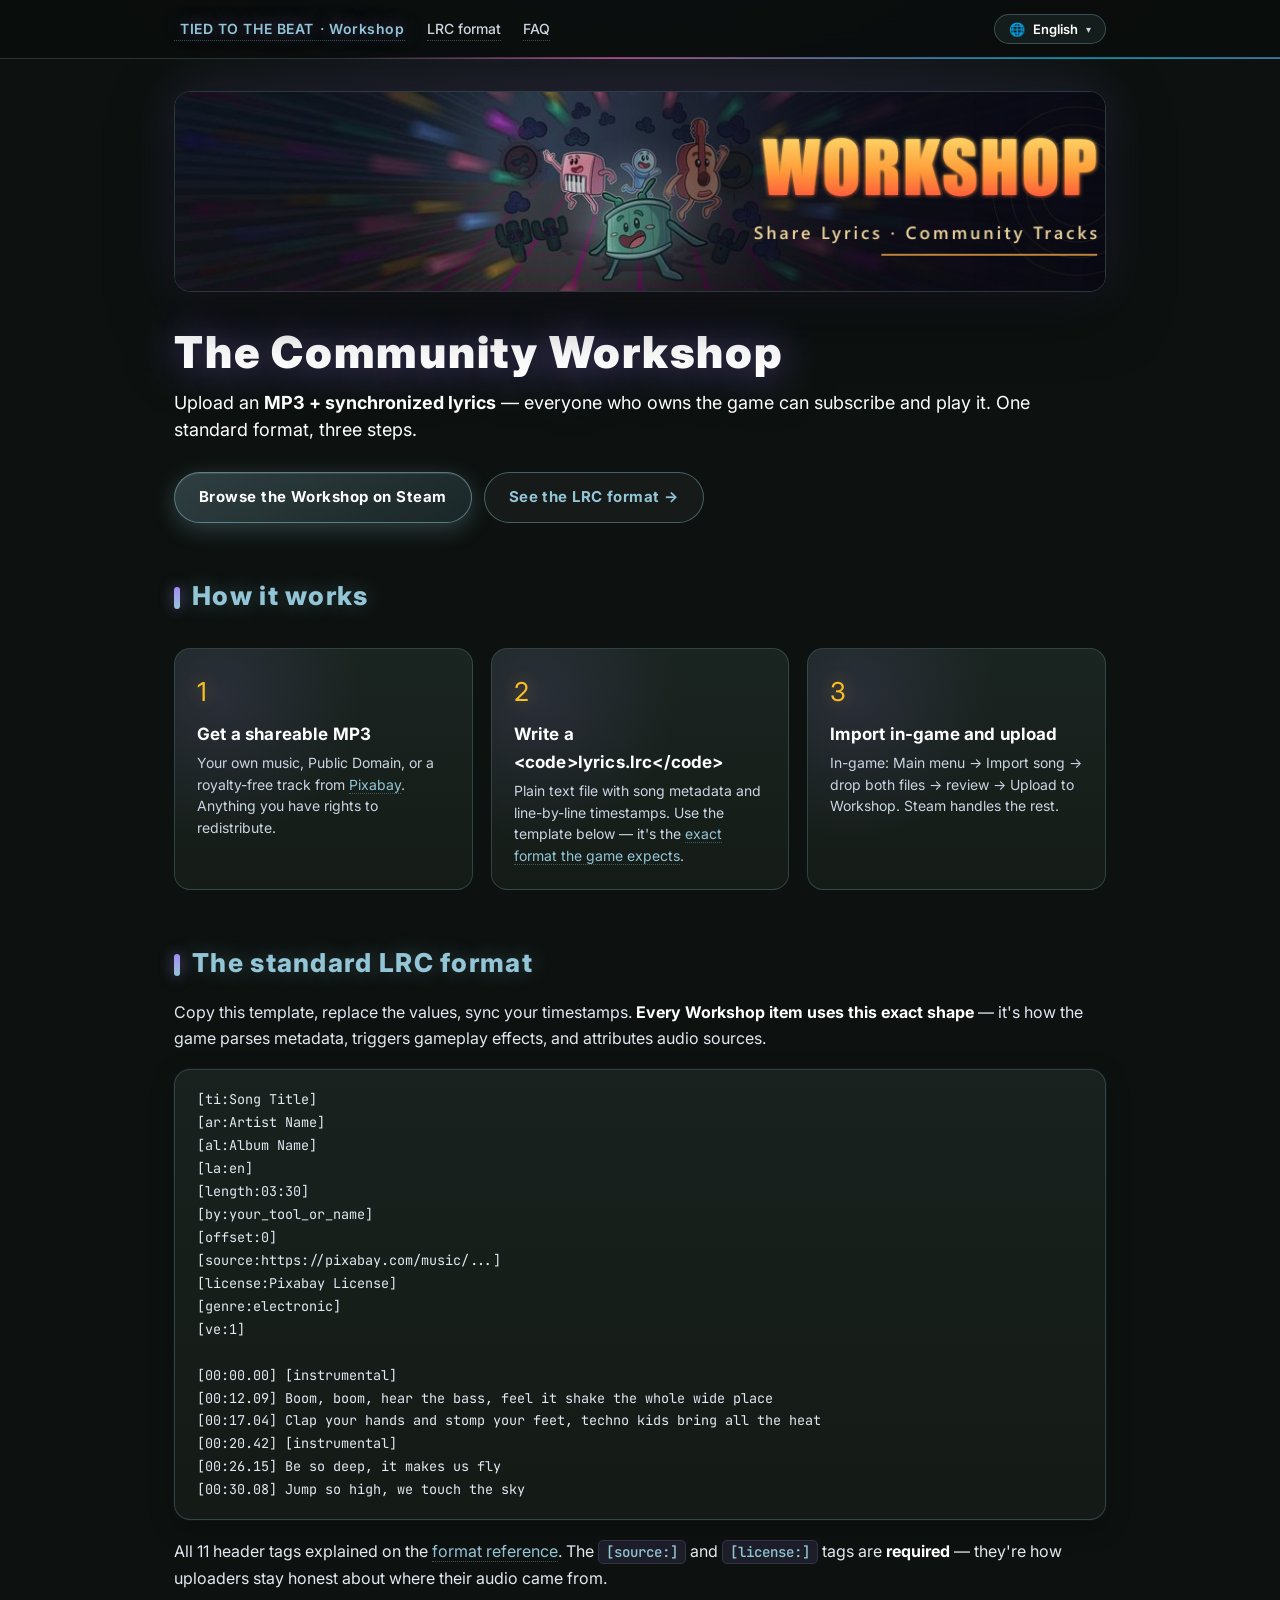
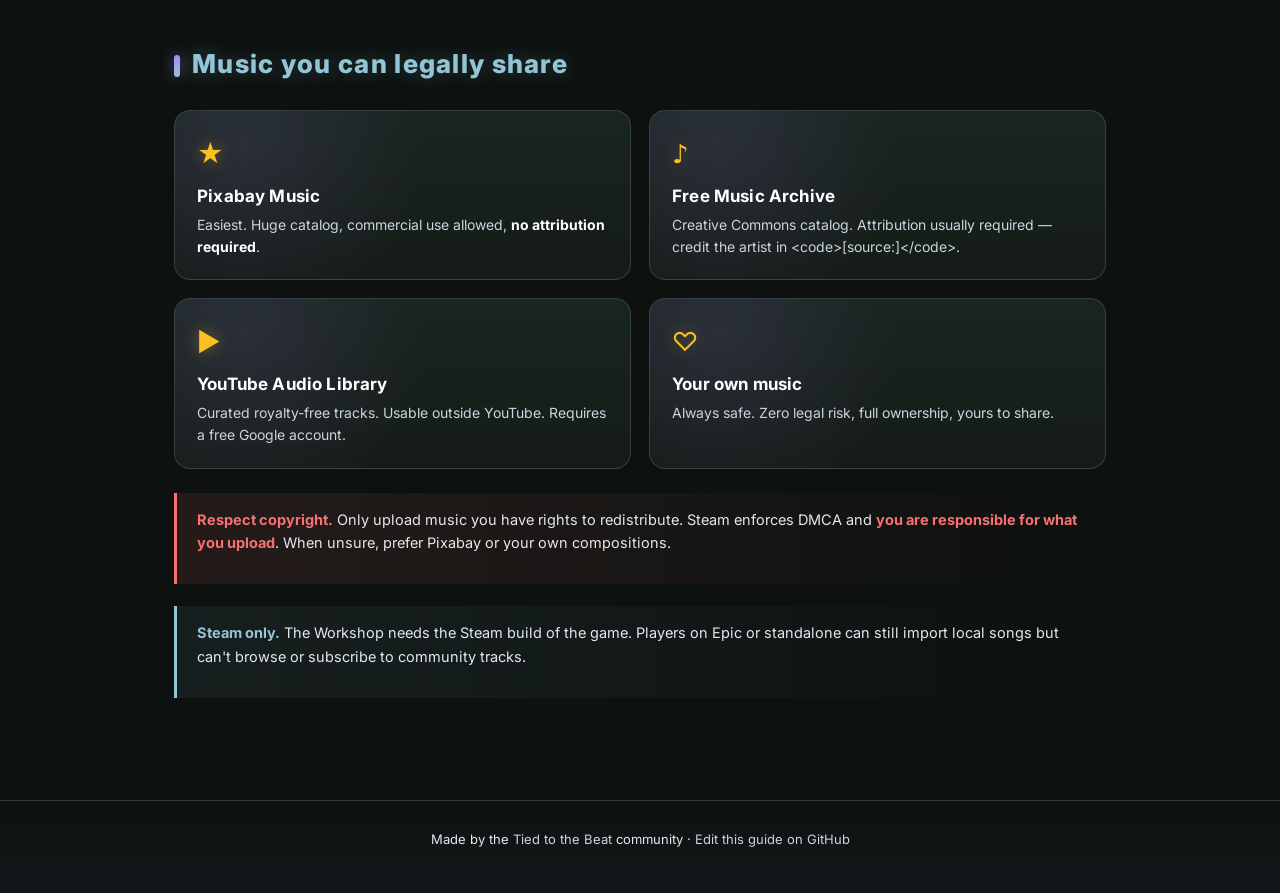
<file: index.html>
<!DOCTYPE html>
<html lang="en" dir="ltr">
<head>
<meta charset="UTF-8">
<meta name="viewport" content="width=device-width, initial-scale=1.0">
<title data-i18n="meta.home.title">Tied to the Beat — Workshop guide</title>
<meta name="description" data-i18n-attr="content:meta.home.description" content="Share and play community lyrics (LRC) and custom tracks for Tied to the Beat via Steam Workshop. One file format, three steps, no setup.">
<meta property="og:title" content="Tied to the Beat — Workshop guide">
<meta property="og:description" content="Share and play community lyrics and custom tracks via Steam Workshop.">
<meta property="og:image" content="assets/img/header.jpg">
<meta property="og:type" content="website">
<link rel="icon" href="assets/img/favicon.png" type="image/png">
<link rel="stylesheet" href="assets/css/main.css">
<link rel="preconnect" href="https://fonts.googleapis.com">
<link rel="preconnect" href="https://fonts.gstatic.com" crossorigin>
<link href="https://fonts.googleapis.com/css2?family=Inter:wght@400;500;600;700;800;900&family=JetBrains+Mono:wght@400;500;600&display=swap" rel="stylesheet">
</head>
<body>
<nav class="top">
  <div class="inner">
    <a href="index.html" class="brand">
      <span data-i18n="nav.brand">TIED TO THE BEAT</span><span data-i18n="nav.brandSub"> · Workshop</span>
    </a>
    <a href="format.html" class="link" data-i18n="nav.format">LRC format</a>
    <a href="faq.html" class="link" data-i18n="nav.faq">FAQ</a>
    <div class="lang-picker"></div>
  </div>
</nav>

<main>
  <div class="hero">
    <img src="assets/img/header.jpg" alt="Tied to the Beat — Workshop" width="948" height="203">
  </div>

  <h1 data-i18n="home.h1">The Community Workshop</h1>
  <p class="lead" data-i18n-html="home.lead.html">
    Upload an <strong>MP3 + synchronized lyrics</strong> — everyone who owns the game can subscribe and play it. One standard format, three steps.
  </p>

  <div class="btn-row">
    <a class="btn" href="https://steamcommunity.com/app/4316340/workshop/" target="_blank" rel="noopener" data-i18n="home.cta.open">Browse the Workshop on Steam</a>
    <a class="btn secondary" href="format.html" data-i18n="home.cta.format">See the LRC format →</a>
  </div>

  <h2 data-i18n="home.h2.how">How it works</h2>
  <div class="grid-3">
    <div class="card">
      <span class="icon" aria-hidden="true">1</span>
      <h3 data-i18n="home.step.1.title">Get a shareable MP3</h3>
      <p data-i18n-html="home.step.1.desc.html">Your own music, Public Domain, or a royalty-free track from <a href="https://pixabay.com/music/" target="_blank" rel="noopener">Pixabay</a>. Anything you have rights to redistribute.</p>
    </div>
    <div class="card">
      <span class="icon" aria-hidden="true">2</span>
      <h3 data-i18n="home.step.2.title">Write a <code>lyrics.lrc</code></h3>
      <p data-i18n-html="home.step.2.desc.html">Plain text file with song metadata and line-by-line timestamps. Use the template below — it's the <a href="format.html">exact format the game expects</a>.</p>
    </div>
    <div class="card">
      <span class="icon" aria-hidden="true">3</span>
      <h3 data-i18n="home.step.3.title">Import in-game and upload</h3>
      <p data-i18n="home.step.3.desc">In-game: Main menu → Import song → drop both files → review → Upload to Workshop. Steam handles the rest.</p>
    </div>
  </div>

  <h2 data-i18n="home.h2.template">The standard LRC format</h2>
  <p data-i18n-html="home.template.intro.html">Copy this template, replace the values, sync your timestamps. <strong>Every Workshop item uses this exact shape</strong> — it's how the game parses metadata, triggers gameplay effects, and attributes audio sources.</p>

<pre><code>[ti:Song Title]
[ar:Artist Name]
[al:Album Name]
[la:en]
[length:03:30]
[by:your_tool_or_name]
[offset:0]
[source:https://pixabay.com/music/...]
[license:Pixabay License]
[genre:electronic]
[ve:1]

[00:00.00] [instrumental]
[00:12.09] Boom, boom, hear the bass, feel it shake the whole wide place
[00:17.04] Clap your hands and stomp your feet, techno kids bring all the heat
[00:20.42] [instrumental]
[00:26.15] Be so deep, it makes us fly
[00:30.08] Jump so high, we touch the sky</code></pre>

  <p data-i18n-html="home.template.outro.html">All 11 header tags explained on the <a href="format.html">format reference</a>. The <code>[source:]</code> and <code>[license:]</code> tags are <strong>required</strong> — they're how uploaders stay honest about where their audio came from.</p>

  <h2 data-i18n="home.h2.music">Music you can legally share</h2>
  <div class="grid-2">
    <a class="card" href="https://pixabay.com/music/" target="_blank" rel="noopener">
      <span class="icon" aria-hidden="true">★</span>
      <h3 data-i18n="home.music.pixabay.title">Pixabay Music</h3>
      <p data-i18n-html="home.music.pixabay.desc.html">Easiest. Huge catalog, commercial use allowed, <strong>no attribution required</strong>.</p>
    </a>
    <a class="card" href="https://freemusicarchive.org/" target="_blank" rel="noopener">
      <span class="icon" aria-hidden="true">♪</span>
      <h3 data-i18n="home.music.fma.title">Free Music Archive</h3>
      <p data-i18n="home.music.fma.desc">Creative Commons catalog. Attribution usually required — credit the artist in <code>[source:]</code>.</p>
    </a>
    <a class="card" href="https://www.youtube.com/audiolibrary" target="_blank" rel="noopener">
      <span class="icon" aria-hidden="true">▶</span>
      <h3 data-i18n="home.music.yt.title">YouTube Audio Library</h3>
      <p data-i18n="home.music.yt.desc">Curated royalty-free tracks. Usable outside YouTube. Requires a free Google account.</p>
    </a>
    <div class="card">
      <span class="icon" aria-hidden="true">♡</span>
      <h3 data-i18n="home.music.own.title">Your own music</h3>
      <p data-i18n="home.music.own.desc">Always safe. Zero legal risk, full ownership, yours to share.</p>
    </div>
  </div>

  <div class="callout warn">
    <p data-i18n-html="home.callout.copyright.html"><strong>Respect copyright.</strong> Only upload music you have rights to redistribute. Steam enforces DMCA and <strong>you are responsible for what you upload</strong>. When unsure, prefer Pixabay or your own compositions.</p>
  </div>

  <div class="callout">
    <p data-i18n-html="home.callout.steam.html"><strong>Steam only.</strong> The Workshop needs the Steam build of the game. Players on Epic or standalone can still import local songs but can't browse or subscribe to community tracks.</p>
  </div>

</main>

<footer>
  <p data-i18n-html="footer.html">Made by the <a href="https://steamcommunity.com/app/4316340" target="_blank" rel="noopener">Tied to the Beat</a> community · <a href="https://github.com/JaviLianes8/tied-to-the-beat-workshop" target="_blank" rel="noopener">Edit this guide on GitHub</a></p>
</footer>

<script type="module" src="assets/js/main.js" defer></script>
</body>
</html>
</file>
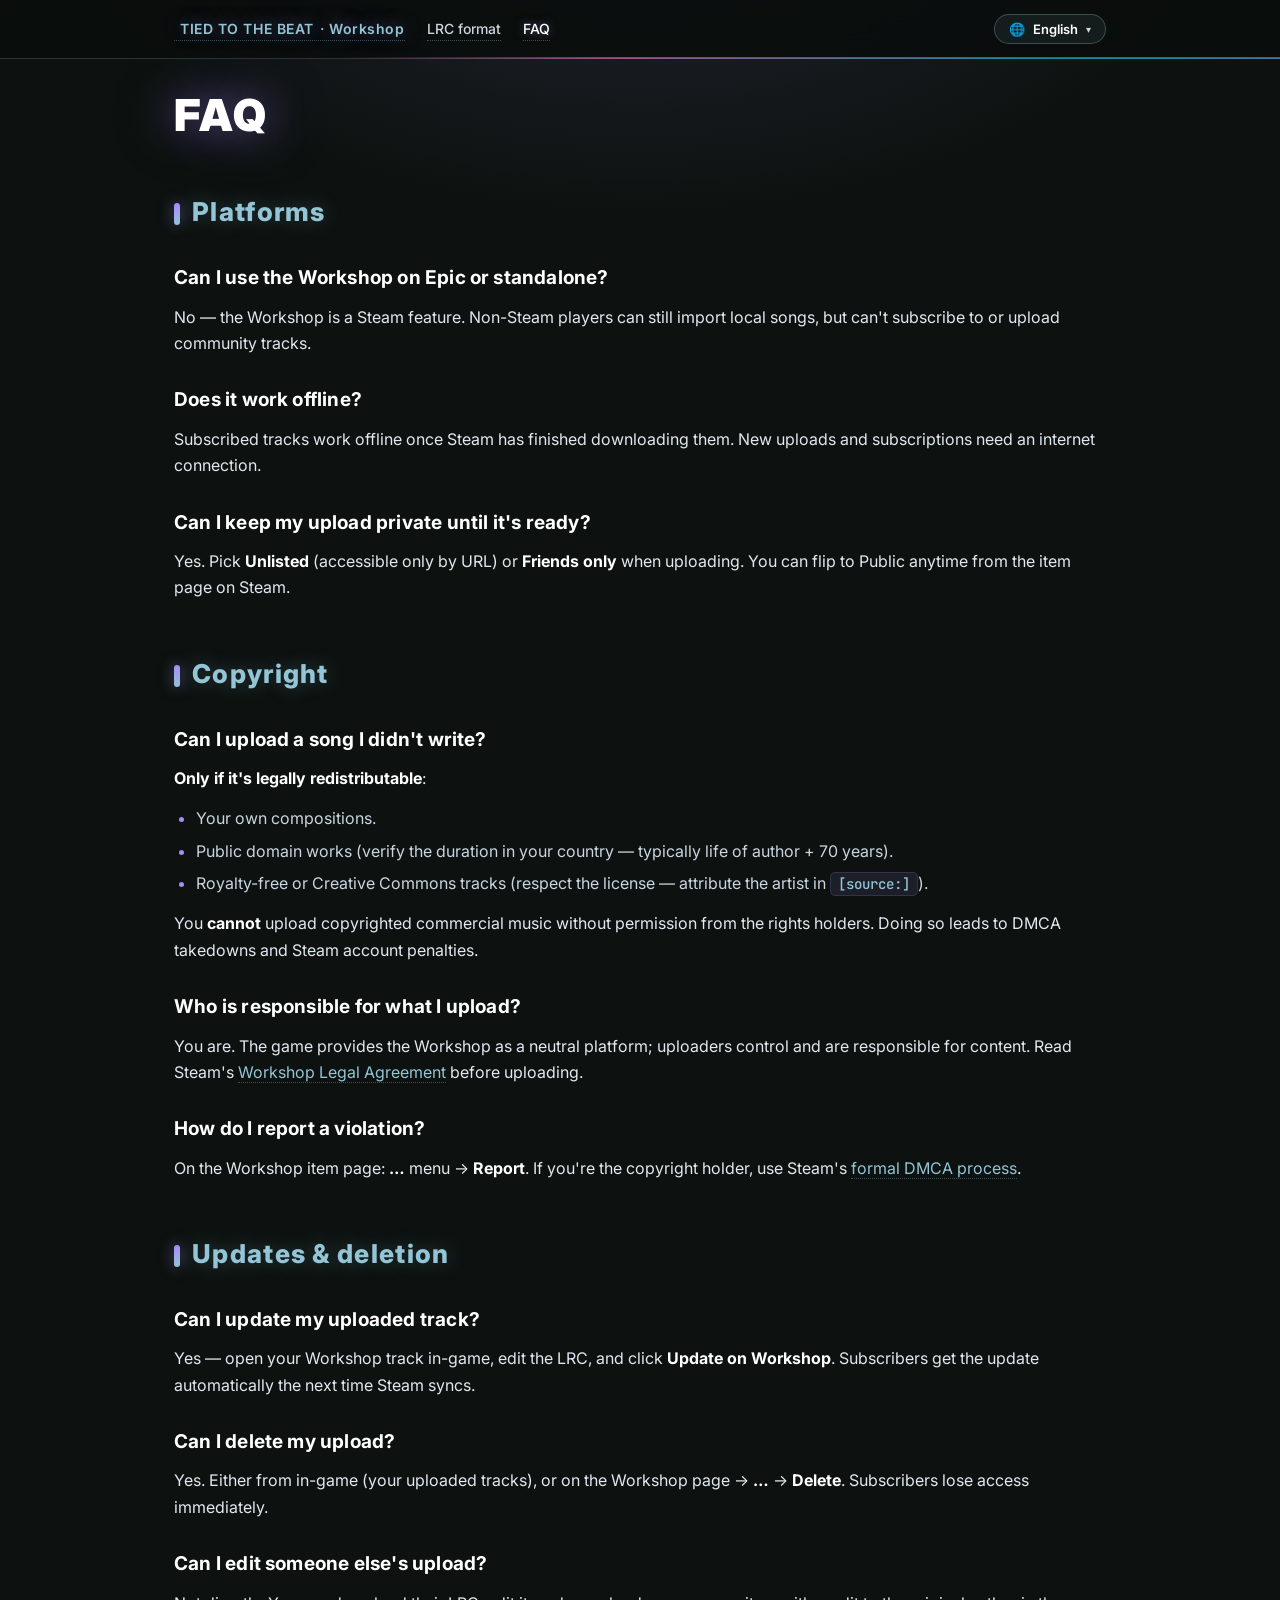
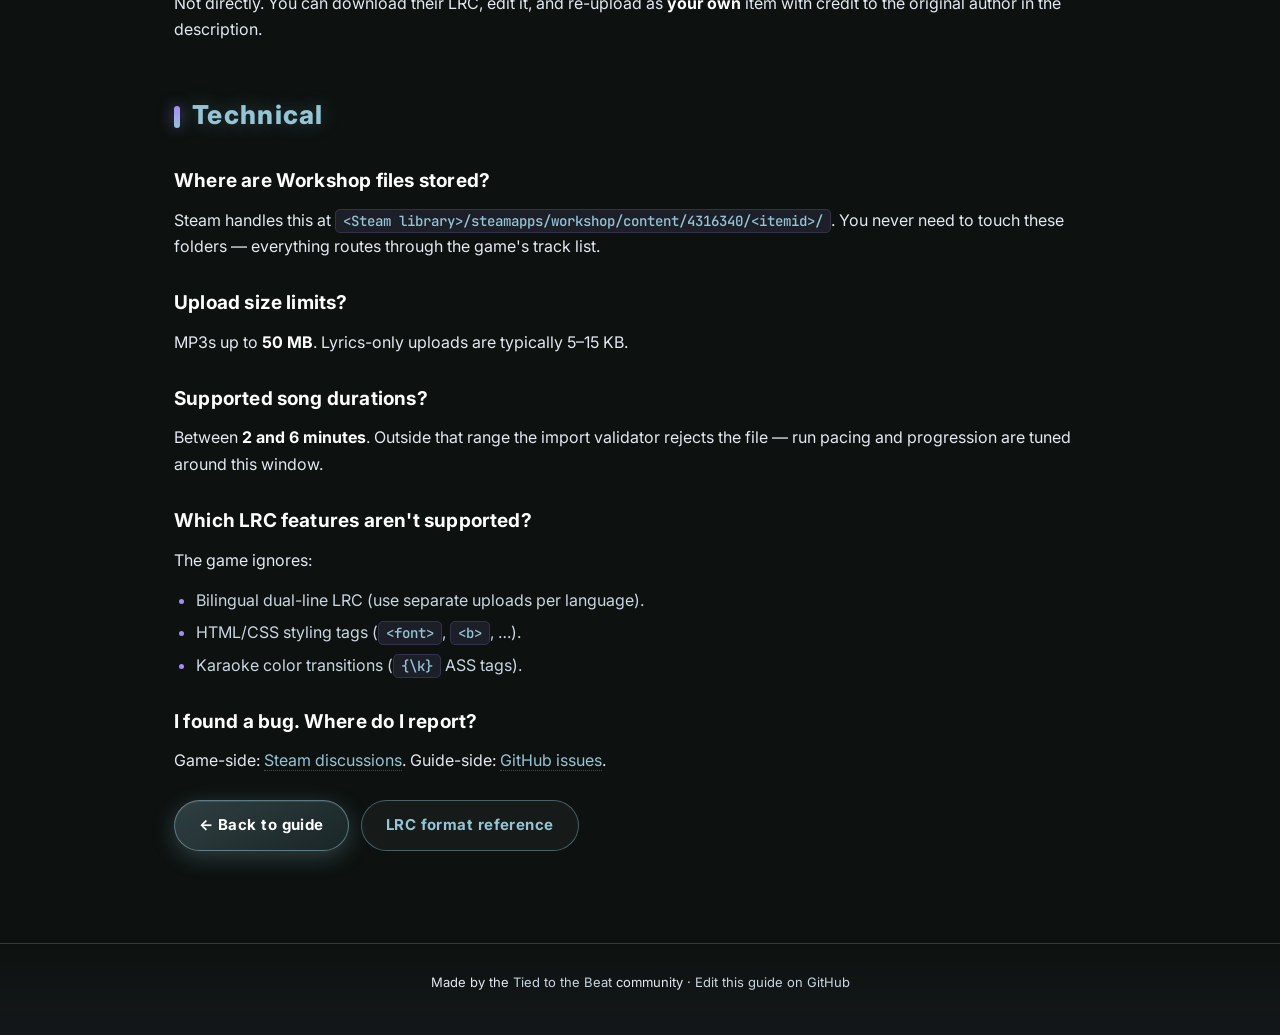
<file: faq.html>
<!DOCTYPE html>
<html lang="en" dir="ltr">
<head>
<meta charset="UTF-8">
<meta name="viewport" content="width=device-width, initial-scale=1.0">
<title data-i18n="meta.faq.title">FAQ — Tied to the Beat Workshop</title>
<meta name="description" data-i18n-attr="content:meta.faq.description" content="Answers to common questions about the Tied to the Beat community Workshop — copyright, platforms, updates, moderation.">
<link rel="icon" href="assets/img/favicon.png" type="image/png">
<link rel="stylesheet" href="assets/css/main.css">
<link rel="preconnect" href="https://fonts.googleapis.com">
<link rel="preconnect" href="https://fonts.gstatic.com" crossorigin>
<link href="https://fonts.googleapis.com/css2?family=Inter:wght@400;500;600;700;800;900&family=JetBrains+Mono:wght@400;500;600&display=swap" rel="stylesheet">
</head>
<body>
<nav class="top">
  <div class="inner">
    <a href="index.html" class="brand">
      <span data-i18n="nav.brand">TIED TO THE BEAT</span><span data-i18n="nav.brandSub"> · Workshop</span>
    </a>
    <a href="format.html" class="link" data-i18n="nav.format">LRC format</a>
    <a href="faq.html" class="link active" data-i18n="nav.faq">FAQ</a>
    <div class="lang-picker"></div>
  </div>
</nav>

<main>
  <h1 data-i18n="faq.h1">FAQ</h1>

  <h2 data-i18n="faq.h2.platforms">Platforms</h2>

  <h3 data-i18n="faq.plat.epic.q">Can I use the Workshop on Epic or standalone?</h3>
  <p data-i18n="faq.plat.epic.a">No — the Workshop is a Steam feature. Non-Steam players can still import local songs, but can't subscribe to or upload community tracks.</p>

  <h3 data-i18n="faq.plat.offline.q">Does it work offline?</h3>
  <p data-i18n="faq.plat.offline.a">Subscribed tracks work offline once Steam has finished downloading them. New uploads and subscriptions need an internet connection.</p>

  <h3 data-i18n="faq.plat.private.q">Can I keep my upload private until it's ready?</h3>
  <p data-i18n-html="faq.plat.private.a.html">Yes. Pick <strong>Unlisted</strong> (accessible only by URL) or <strong>Friends only</strong> when uploading. You can flip to Public anytime from the item page on Steam.</p>

  <h2 data-i18n="faq.h2.copyright">Copyright</h2>

  <h3 data-i18n="faq.cr.songs.q">Can I upload a song I didn't write?</h3>
  <p data-i18n-html="faq.cr.songs.a.html"><strong>Only if it's legally redistributable</strong>:</p>
  <ul>
    <li data-i18n="faq.cr.songs.li1">Your own compositions.</li>
    <li data-i18n="faq.cr.songs.li2">Public domain works (verify the duration in your country — typically life of author + 70 years).</li>
    <li data-i18n-html="faq.cr.songs.li3">Royalty-free or Creative Commons tracks (respect the license — attribute the artist in <code>[source:]</code>).</li>
  </ul>
  <p data-i18n-html="faq.cr.songs.a2.html">You <strong>cannot</strong> upload copyrighted commercial music without permission from the rights holders. Doing so leads to DMCA takedowns and Steam account penalties.</p>

  <h3 data-i18n="faq.cr.responsibility.q">Who is responsible for what I upload?</h3>
  <p data-i18n-html="faq.cr.responsibility.a.html">You are. The game provides the Workshop as a neutral platform; uploaders control and are responsible for content. Read Steam's <a href="https://store.steampowered.com/workshoplegalagreement/" target="_blank" rel="noopener">Workshop Legal Agreement</a> before uploading.</p>

  <h3 data-i18n="faq.cr.report.q">How do I report a violation?</h3>
  <p data-i18n-html="faq.cr.report.a.html">On the Workshop item page: <strong>…</strong> menu → <strong>Report</strong>. If you're the copyright holder, use Steam's <a href="https://help.steampowered.com/en/faqs/view/5A1D-18EA-7A1C-78C2" target="_blank" rel="noopener">formal DMCA process</a>.</p>

  <h2 data-i18n="faq.h2.editing">Updates &amp; deletion</h2>

  <h3 data-i18n="faq.ed.update.q">Can I update my uploaded track?</h3>
  <p data-i18n-html="faq.ed.update.a.html">Yes — open your Workshop track in-game, edit the LRC, and click <strong>Update on Workshop</strong>. Subscribers get the update automatically the next time Steam syncs.</p>

  <h3 data-i18n="faq.ed.delete.q">Can I delete my upload?</h3>
  <p data-i18n-html="faq.ed.delete.a.html">Yes. Either from in-game (your uploaded tracks), or on the Workshop page → <strong>…</strong> → <strong>Delete</strong>. Subscribers lose access immediately.</p>

  <h3 data-i18n="faq.ed.edit.q">Can I edit someone else's upload?</h3>
  <p data-i18n-html="faq.ed.edit.a.html">Not directly. You can download their LRC, edit it, and re-upload as <strong>your own</strong> item with credit to the original author in the description.</p>

  <h2 data-i18n="faq.h2.tech">Technical</h2>

  <h3 data-i18n="faq.t.files.q">Where are Workshop files stored?</h3>
  <p data-i18n-html="faq.t.files.a.html">Steam handles this at <code>&lt;Steam library&gt;/steamapps/workshop/content/4316340/&lt;itemid&gt;/</code>. You never need to touch these folders — everything routes through the game's track list.</p>

  <h3 data-i18n="faq.t.size.q">Upload size limits?</h3>
  <p data-i18n-html="faq.t.size.a.html">MP3s up to <strong>50 MB</strong>. Lyrics-only uploads are typically 5–15 KB.</p>

  <h3 data-i18n="faq.t.duration.q">Supported song durations?</h3>
  <p data-i18n-html="faq.t.duration.a.html">Between <strong>2 and 6 minutes</strong>. Outside that range the import validator rejects the file — run pacing and progression are tuned around this window.</p>

  <h3 data-i18n="faq.t.unsupported.q">Which LRC features aren't supported?</h3>
  <p data-i18n="faq.t.unsupported.a">The game ignores:</p>
  <ul>
    <li data-i18n="faq.t.unsupported.li1">Bilingual dual-line LRC (use separate uploads per language).</li>
    <li data-i18n-html="faq.t.unsupported.li2">HTML/CSS styling tags (<code>&lt;font&gt;</code>, <code>&lt;b&gt;</code>, …).</li>
    <li data-i18n-html="faq.t.unsupported.li3">Karaoke color transitions (<code>{\k}</code> ASS tags).</li>
  </ul>

  <h3 data-i18n="faq.t.bug.q">I found a bug. Where do I report?</h3>
  <p data-i18n-html="faq.t.bug.a.html">Game-side: <a href="https://steamcommunity.com/app/4316340/discussions/" target="_blank" rel="noopener">Steam discussions</a>. Guide-side: <a href="https://github.com/JaviLianes8/tied-to-the-beat-workshop/issues" target="_blank" rel="noopener">GitHub issues</a>.</p>

  <div class="btn-row">
    <a class="btn" href="index.html" data-i18n="faq.btn.back">← Back to guide</a>
    <a class="btn secondary" href="format.html" data-i18n="faq.btn.format">LRC format reference</a>
  </div>
</main>

<footer>
  <p data-i18n-html="footer.html">Made by the <a href="https://steamcommunity.com/app/4316340" target="_blank" rel="noopener">Tied to the Beat</a> community · <a href="https://github.com/JaviLianes8/tied-to-the-beat-workshop" target="_blank" rel="noopener">Edit this guide on GitHub</a></p>
</footer>

<script type="module" src="assets/js/main.js" defer></script>
</body>
</html>
</file>
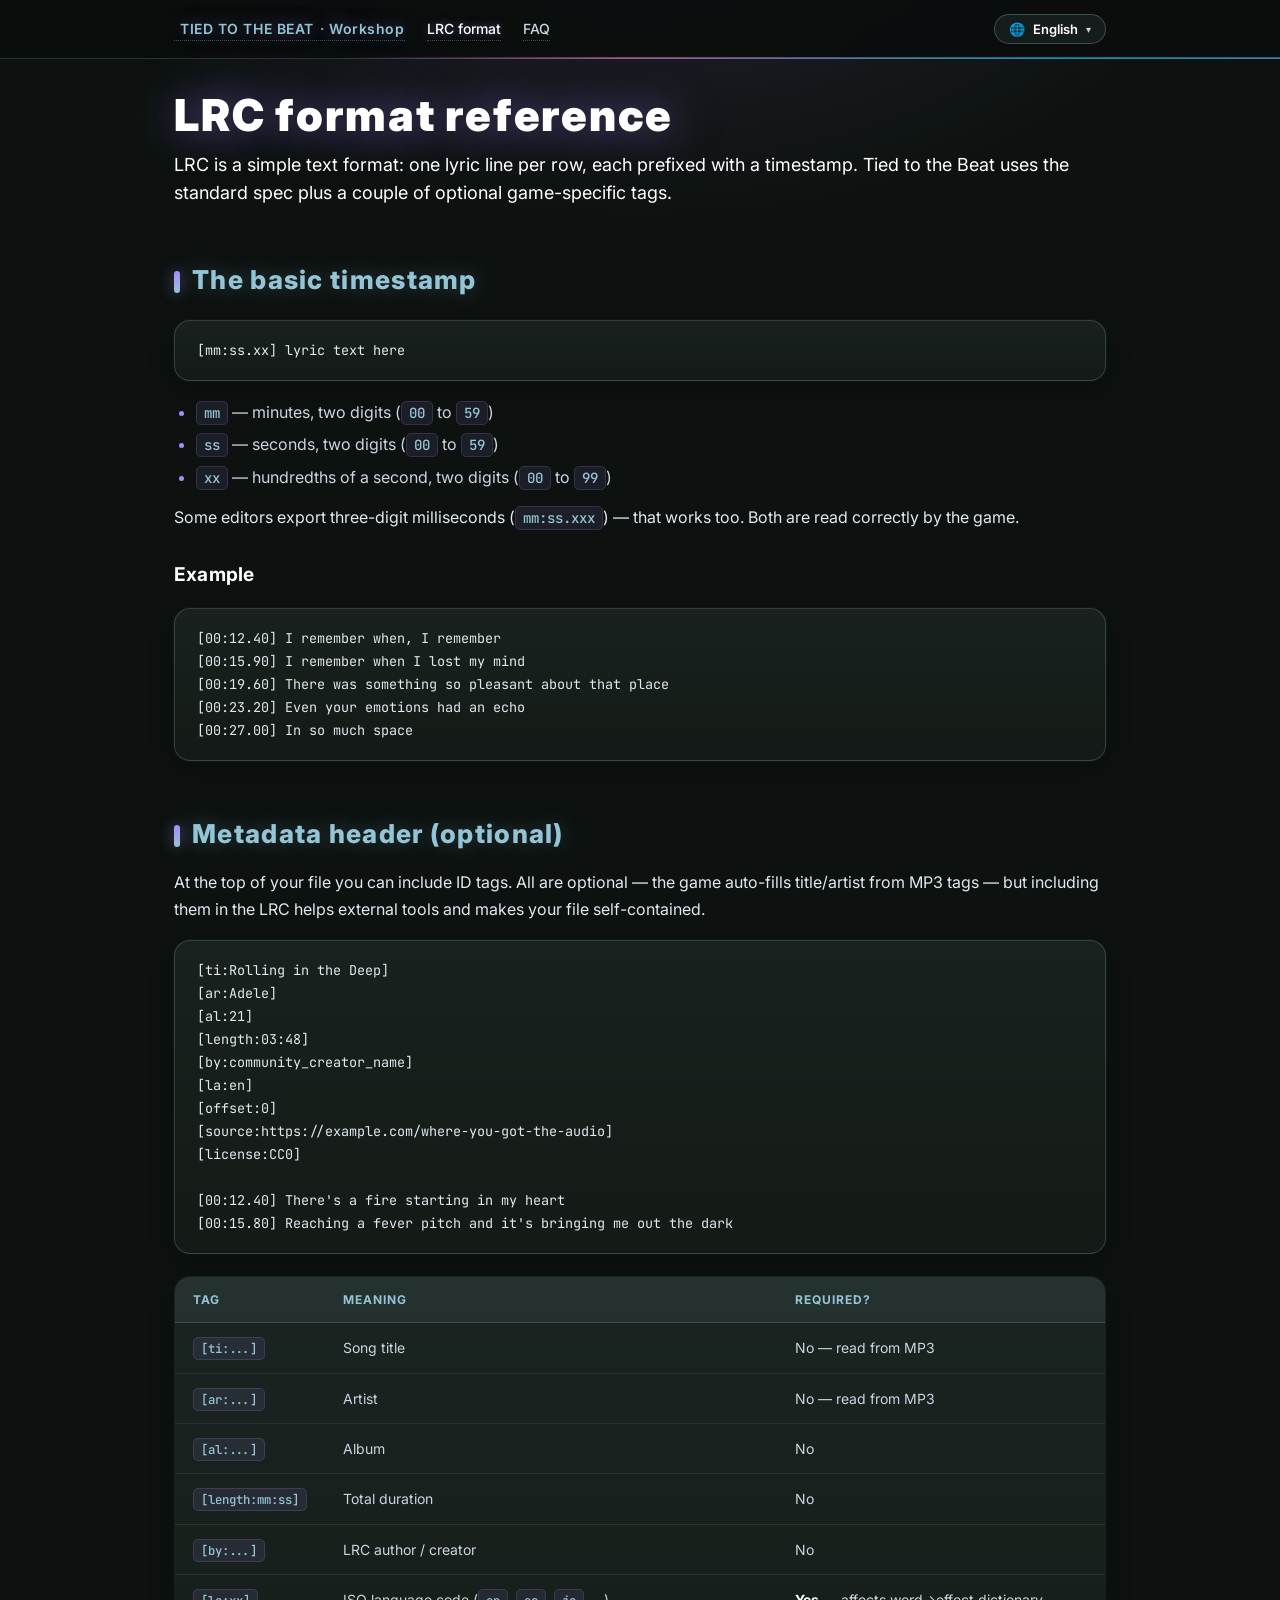
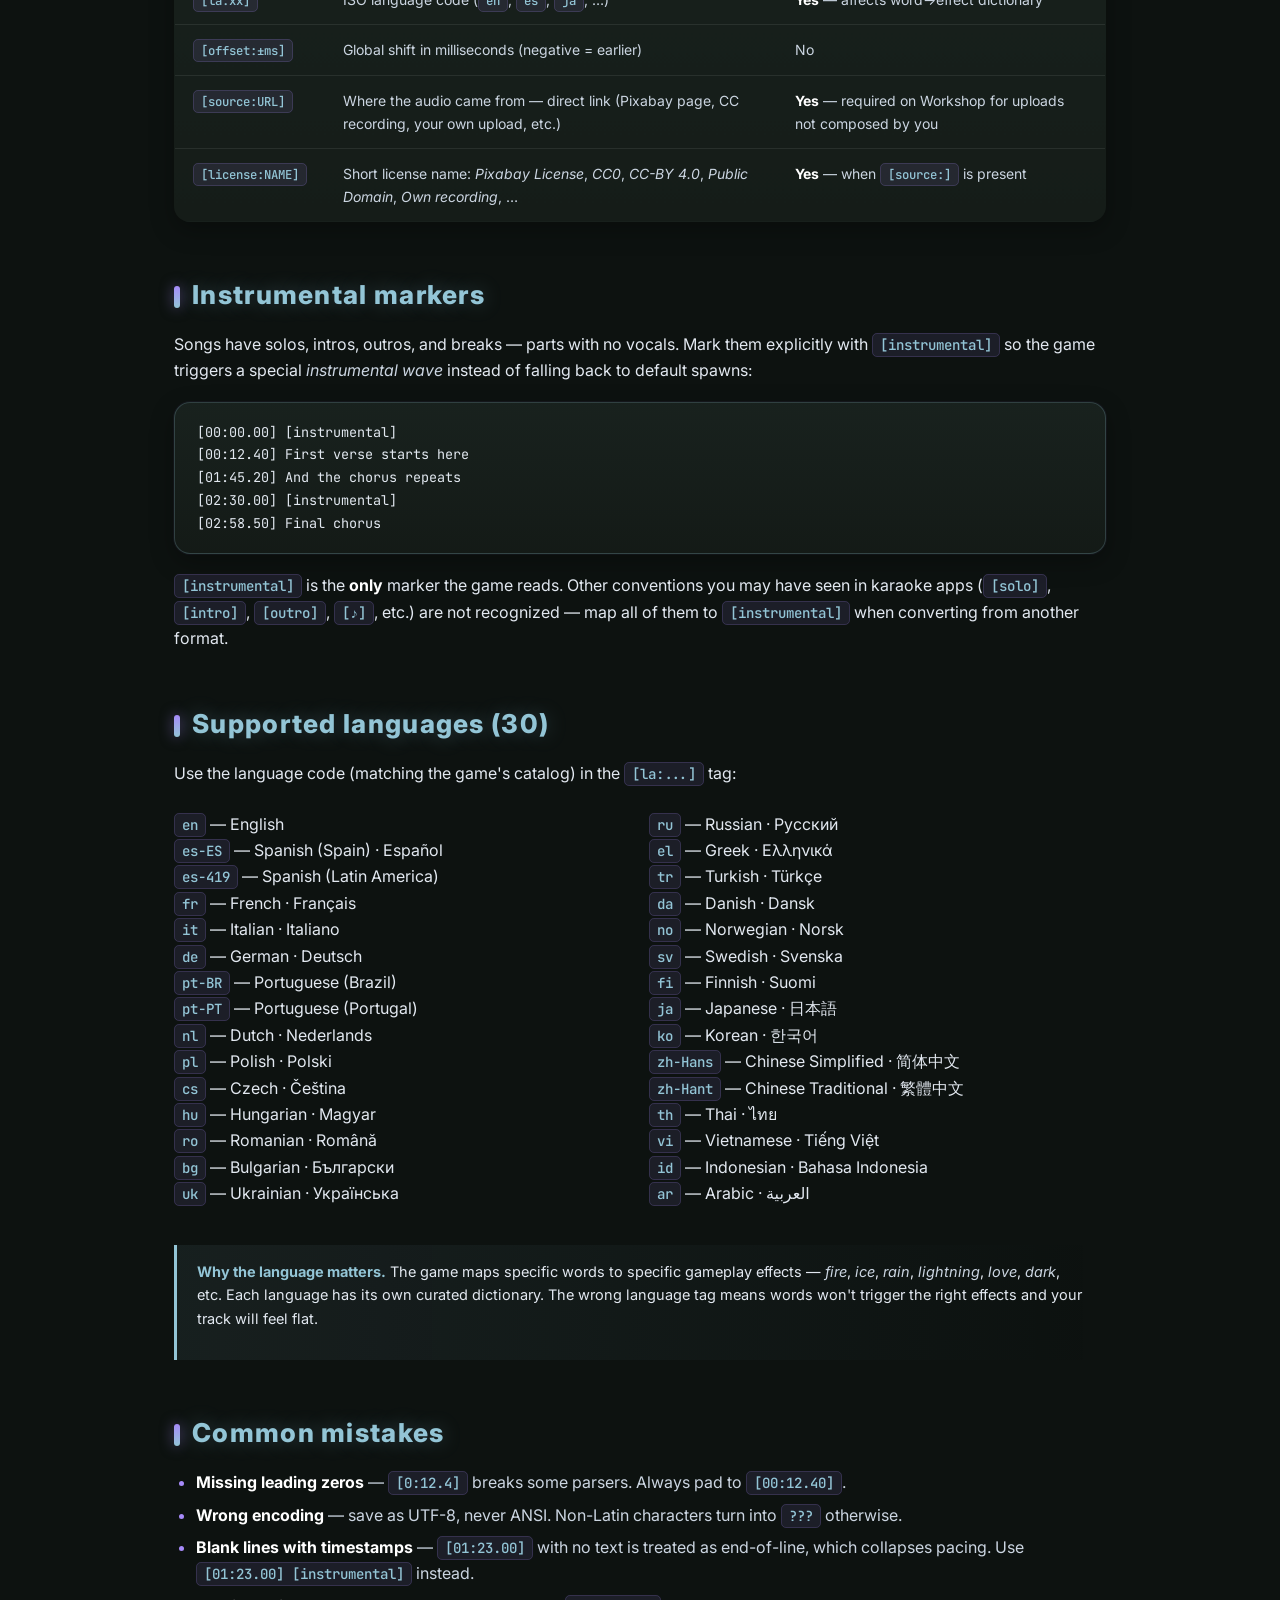
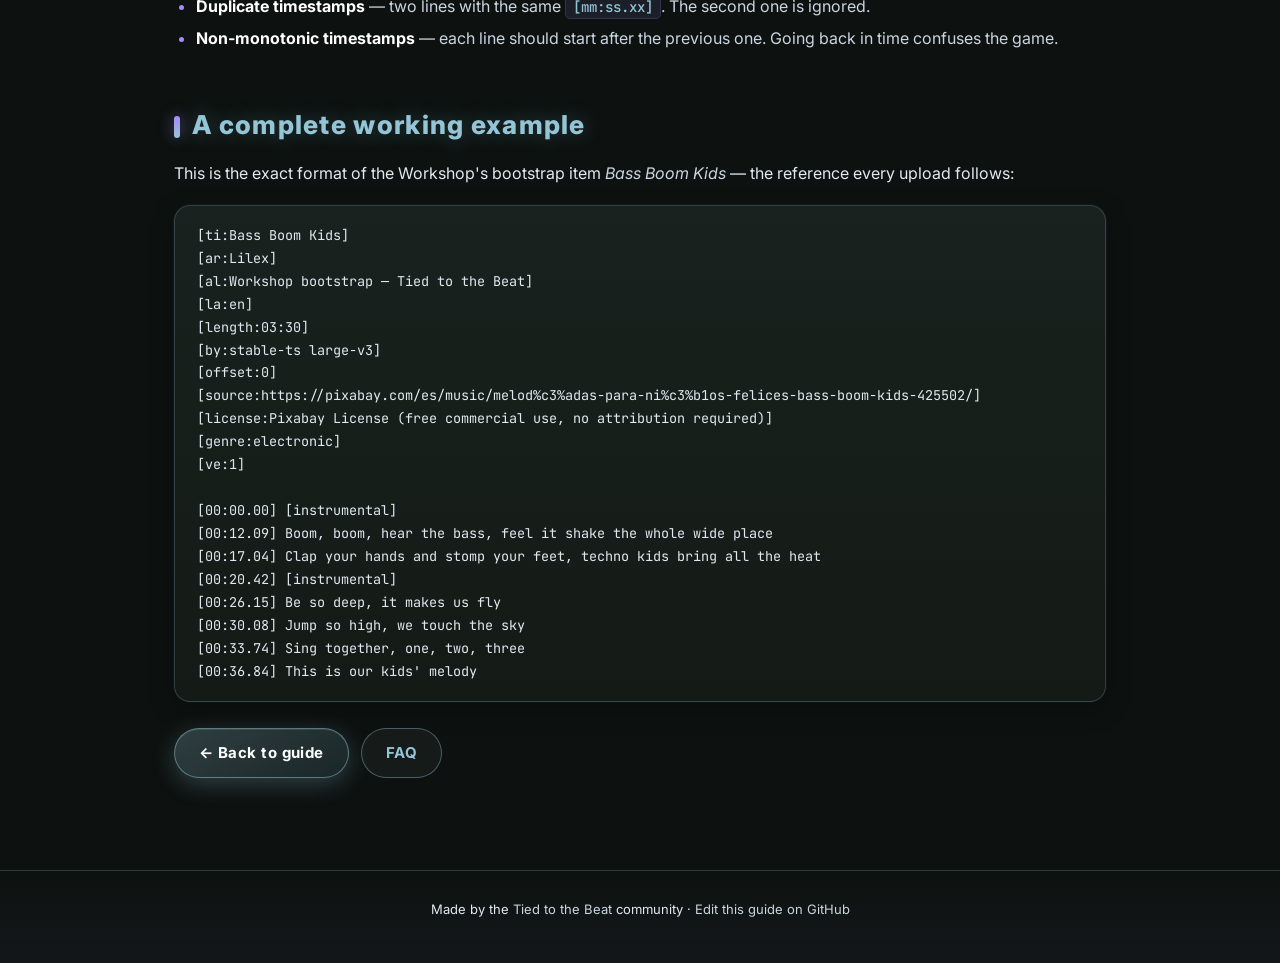
<file: format.html>
<!DOCTYPE html>
<html lang="en" dir="ltr">
<head>
<meta charset="UTF-8">
<meta name="viewport" content="width=device-width, initial-scale=1.0">
<title data-i18n="meta.format.title">LRC format — Tied to the Beat Workshop</title>
<meta name="description" data-i18n-attr="content:meta.format.description" content="Complete reference for the LRC lyric file format used by Tied to the Beat — timestamps, metadata, instrumental markers, language codes.">
<link rel="icon" href="assets/img/favicon.png" type="image/png">
<link rel="stylesheet" href="assets/css/main.css">
<link rel="preconnect" href="https://fonts.googleapis.com">
<link rel="preconnect" href="https://fonts.gstatic.com" crossorigin>
<link href="https://fonts.googleapis.com/css2?family=Inter:wght@400;500;600;700;800;900&family=JetBrains+Mono:wght@400;500;600&display=swap" rel="stylesheet">
</head>
<body>
<nav class="top">
  <div class="inner">
    <a href="index.html" class="brand">
      <span data-i18n="nav.brand">TIED TO THE BEAT</span><span data-i18n="nav.brandSub"> · Workshop</span>
    </a>
    <a href="format.html" class="link active" data-i18n="nav.format">LRC format</a>
    <a href="faq.html" class="link" data-i18n="nav.faq">FAQ</a>
    <div class="lang-picker"></div>
  </div>
</nav>

<main>
  <h1 data-i18n="format.h1">LRC format reference</h1>
  <p class="lead" data-i18n="format.lead">
    LRC is a simple text format: one lyric line per row, each prefixed with a timestamp. Tied to the Beat uses the standard spec plus a couple of optional game-specific tags.
  </p>

  <h2 data-i18n="format.h2.basic">The basic timestamp</h2>
  <pre><code>[mm:ss.xx] lyric text here</code></pre>
  <ul>
    <li data-i18n-html="format.basic.li1"><code>mm</code> — minutes, two digits (<code>00</code> to <code>59</code>)</li>
    <li data-i18n-html="format.basic.li2"><code>ss</code> — seconds, two digits (<code>00</code> to <code>59</code>)</li>
    <li data-i18n-html="format.basic.li3"><code>xx</code> — hundredths of a second, two digits (<code>00</code> to <code>99</code>)</li>
  </ul>
  <p data-i18n-html="format.basic.ms.html">Some editors export three-digit milliseconds (<code>mm:ss.xxx</code>) — that works too. Both are read correctly by the game.</p>

  <h3 data-i18n="format.h3.example">Example</h3>
  <pre><code>[00:12.40] I remember when, I remember
[00:15.90] I remember when I lost my mind
[00:19.60] There was something so pleasant about that place
[00:23.20] Even your emotions had an echo
[00:27.00] In so much space</code></pre>

  <h2 data-i18n="format.h2.meta">Metadata header (optional)</h2>
  <p data-i18n="format.meta.intro">At the top of your file you can include ID tags. All are optional — the game auto-fills title/artist from MP3 tags — but including them in the LRC helps external tools and makes your file self-contained.</p>

  <pre><code>[ti:Rolling in the Deep]
[ar:Adele]
[al:21]
[length:03:48]
[by:community_creator_name]
[la:en]
[offset:0]
[source:https://example.com/where-you-got-the-audio]
[license:CC0]

[00:12.40] There's a fire starting in my heart
[00:15.80] Reaching a fever pitch and it's bringing me out the dark</code></pre>

  <table>
    <thead><tr>
      <th data-i18n="format.meta.th.tag">Tag</th>
      <th data-i18n="format.meta.th.meaning">Meaning</th>
      <th data-i18n="format.meta.th.req">Required?</th>
    </tr></thead>
    <tbody>
      <tr><td data-i18n-html="format.meta.ti.k"><code>[ti:...]</code></td><td data-i18n="format.meta.ti.v">Song title</td><td data-i18n="format.meta.ti.r">No — read from MP3</td></tr>
      <tr><td data-i18n-html="format.meta.ar.k"><code>[ar:...]</code></td><td data-i18n="format.meta.ar.v">Artist</td><td data-i18n="format.meta.ar.r">No — read from MP3</td></tr>
      <tr><td data-i18n-html="format.meta.al.k"><code>[al:...]</code></td><td data-i18n="format.meta.al.v">Album</td><td data-i18n="format.meta.al.r">No</td></tr>
      <tr><td data-i18n-html="format.meta.len.k"><code>[length:mm:ss]</code></td><td data-i18n="format.meta.len.v">Total duration</td><td data-i18n="format.meta.len.r">No</td></tr>
      <tr><td data-i18n-html="format.meta.by.k"><code>[by:...]</code></td><td data-i18n="format.meta.by.v">LRC author / creator</td><td data-i18n="format.meta.by.r">No</td></tr>
      <tr><td data-i18n-html="format.meta.la.k"><code>[la:xx]</code></td><td data-i18n-html="format.meta.la.v">ISO language code (<code>en</code>, <code>es</code>, <code>ja</code>, …)</td><td data-i18n-html="format.meta.la.r"><strong>Yes</strong> — affects word→effect dictionary</td></tr>
      <tr><td data-i18n-html="format.meta.off.k"><code>[offset:±ms]</code></td><td data-i18n="format.meta.off.v">Global shift in milliseconds (negative = earlier)</td><td data-i18n="format.meta.off.r">No</td></tr>
      <tr><td data-i18n-html="format.meta.src.k"><code>[source:URL]</code></td><td data-i18n-html="format.meta.src.v">Where the audio came from — direct link (Pixabay page, CC recording, your own upload, etc.)</td><td data-i18n-html="format.meta.src.r"><strong>Yes</strong> — required on Workshop for uploads not composed by you</td></tr>
      <tr><td data-i18n-html="format.meta.lic.k"><code>[license:NAME]</code></td><td data-i18n-html="format.meta.lic.v">Short license name: <em>Pixabay License</em>, <em>CC0</em>, <em>CC-BY 4.0</em>, <em>Public Domain</em>, <em>Own recording</em>, …</td><td data-i18n-html="format.meta.lic.r"><strong>Yes</strong> — when <code>[source:]</code> is present</td></tr>
    </tbody>
  </table>

  <h2 data-i18n="format.h2.inst">Instrumental markers</h2>
  <p data-i18n-html="format.inst.intro.html">Songs have solos, intros, outros, and breaks — parts with no vocals. Mark them explicitly with <code>[instrumental]</code> so the game triggers a special <em>instrumental wave</em> instead of falling back to default spawns:</p>

  <pre><code>[00:00.00] [instrumental]
[00:12.40] First verse starts here
[01:45.20] And the chorus repeats
[02:30.00] [instrumental]
[02:58.50] Final chorus</code></pre>

  <p data-i18n-html="format.inst.only.html"><code>[instrumental]</code> is the <strong>only</strong> marker the game reads. Other conventions you may have seen in karaoke apps (<code>[solo]</code>, <code>[intro]</code>, <code>[outro]</code>, <code>[♪]</code>, etc.) are not recognized — map all of them to <code>[instrumental]</code> when converting from another format.</p>

  <h2 data-i18n="format.h2.langs">Supported languages (30)</h2>
  <p data-i18n-html="format.langs.intro.html">Use the language code (matching the game's catalog) in the <code>[la:...]</code> tag:</p>
  <div class="grid-2">
    <div>
      <p data-i18n-html="format.langs.col1.html"><code>en</code> — English<br>
      <code>es-ES</code> — Spanish (Spain) · Español<br>
      <code>es-419</code> — Spanish (Latin America)<br>
      <code>fr</code> — French · Français<br>
      <code>it</code> — Italian · Italiano<br>
      <code>de</code> — German · Deutsch<br>
      <code>pt-BR</code> — Portuguese (Brazil)<br>
      <code>pt-PT</code> — Portuguese (Portugal)<br>
      <code>nl</code> — Dutch · Nederlands<br>
      <code>pl</code> — Polish · Polski<br>
      <code>cs</code> — Czech · Čeština<br>
      <code>hu</code> — Hungarian · Magyar<br>
      <code>ro</code> — Romanian · Română<br>
      <code>bg</code> — Bulgarian · Български<br>
      <code>uk</code> — Ukrainian · Українська</p>
    </div>
    <div>
      <p data-i18n-html="format.langs.col2.html"><code>ru</code> — Russian · Русский<br>
      <code>el</code> — Greek · Ελληνικά<br>
      <code>tr</code> — Turkish · Türkçe<br>
      <code>da</code> — Danish · Dansk<br>
      <code>no</code> — Norwegian · Norsk<br>
      <code>sv</code> — Swedish · Svenska<br>
      <code>fi</code> — Finnish · Suomi<br>
      <code>ja</code> — Japanese · 日本語<br>
      <code>ko</code> — Korean · 한국어<br>
      <code>zh-Hans</code> — Chinese Simplified · 简体中文<br>
      <code>zh-Hant</code> — Chinese Traditional · 繁體中文<br>
      <code>th</code> — Thai · ไทย<br>
      <code>vi</code> — Vietnamese · Tiếng Việt<br>
      <code>id</code> — Indonesian · Bahasa Indonesia<br>
      <code>ar</code> — Arabic · العربية</p>
    </div>
  </div>

  <div class="callout">
    <p data-i18n-html="format.langs.why.html"><strong>Why the language matters.</strong> The game maps specific words to specific gameplay effects — <em>fire</em>, <em>ice</em>, <em>rain</em>, <em>lightning</em>, <em>love</em>, <em>dark</em>, etc. Each language has its own curated dictionary. The wrong language tag means words won't trigger the right effects and your track will feel flat.</p>
  </div>

  <h2 data-i18n="format.h2.mistakes">Common mistakes</h2>
  <ul>
    <li data-i18n-html="format.mistakes.li1"><strong>Missing leading zeros</strong> — <code>[0:12.4]</code> breaks some parsers. Always pad to <code>[00:12.40]</code>.</li>
    <li data-i18n-html="format.mistakes.li2"><strong>Wrong encoding</strong> — save as UTF-8, never ANSI. Non-Latin characters turn into <code>???</code> otherwise.</li>
    <li data-i18n-html="format.mistakes.li3"><strong>Blank lines with timestamps</strong> — <code>[01:23.00]</code> with no text is treated as end-of-line, which collapses pacing. Use <code>[01:23.00] [instrumental]</code> instead.</li>
    <li data-i18n-html="format.mistakes.li4"><strong>Duplicate timestamps</strong> — two lines with the same <code>[mm:ss.xx]</code>. The second one is ignored.</li>
    <li data-i18n-html="format.mistakes.li5"><strong>Non-monotonic timestamps</strong> — each line should start after the previous one. Going back in time confuses the game.</li>
  </ul>

  <h2 data-i18n="format.h2.example">A complete working example</h2>
  <p data-i18n-html="format.example.intro.html">This is the exact format of the Workshop's bootstrap item <em>Bass Boom Kids</em> — the reference every upload follows:</p>
  <pre><code>[ti:Bass Boom Kids]
[ar:Lilex]
[al:Workshop bootstrap — Tied to the Beat]
[la:en]
[length:03:30]
[by:stable-ts large-v3]
[offset:0]
[source:https://pixabay.com/es/music/melod%c3%adas-para-ni%c3%b1os-felices-bass-boom-kids-425502/]
[license:Pixabay License (free commercial use, no attribution required)]
[genre:electronic]
[ve:1]

[00:00.00] [instrumental]
[00:12.09] Boom, boom, hear the bass, feel it shake the whole wide place
[00:17.04] Clap your hands and stomp your feet, techno kids bring all the heat
[00:20.42] [instrumental]
[00:26.15] Be so deep, it makes us fly
[00:30.08] Jump so high, we touch the sky
[00:33.74] Sing together, one, two, three
[00:36.84] This is our kids' melody</code></pre>

  <div class="btn-row">
    <a class="btn" href="index.html" data-i18n="format.btn.back">← Back to guide</a>
    <a class="btn secondary" href="faq.html" data-i18n="format.btn.faq">FAQ</a>
  </div>
</main>

<footer>
  <p data-i18n-html="footer.html">Made by the <a href="https://steamcommunity.com/app/4316340" target="_blank" rel="noopener">Tied to the Beat</a> community · <a href="https://github.com/JaviLianes8/tied-to-the-beat-workshop" target="_blank" rel="noopener">Edit this guide on GitHub</a></p>
</footer>

<script type="module" src="assets/js/main.js" defer></script>
</body>
</html>
</file>
<file: assets/css/main.css>
/*
 * main.css — stylesheet entry point.
 * Imports every design-token, component and effect module in a
 * deterministic order (tokens first, then base, then components,
 * then effects and responsive rules). No rules defined directly
 * in this file — it exists only to flatten imports for HTML.
 */

@import url('tokens.css');
@import url('base.css');
@import url('typography.css');
@import url('code.css');
@import url('layout.css');
@import url('hero.css');
@import url('nav.css');
@import url('lang-picker.css');
@import url('cards.css');
@import url('steps.css');
@import url('callouts.css');
@import url('buttons.css');
@import url('table.css');
@import url('lists.css');
@import url('footer.css');
@import url('notes-bg.css');
@import url('responsive.css');
</file>
